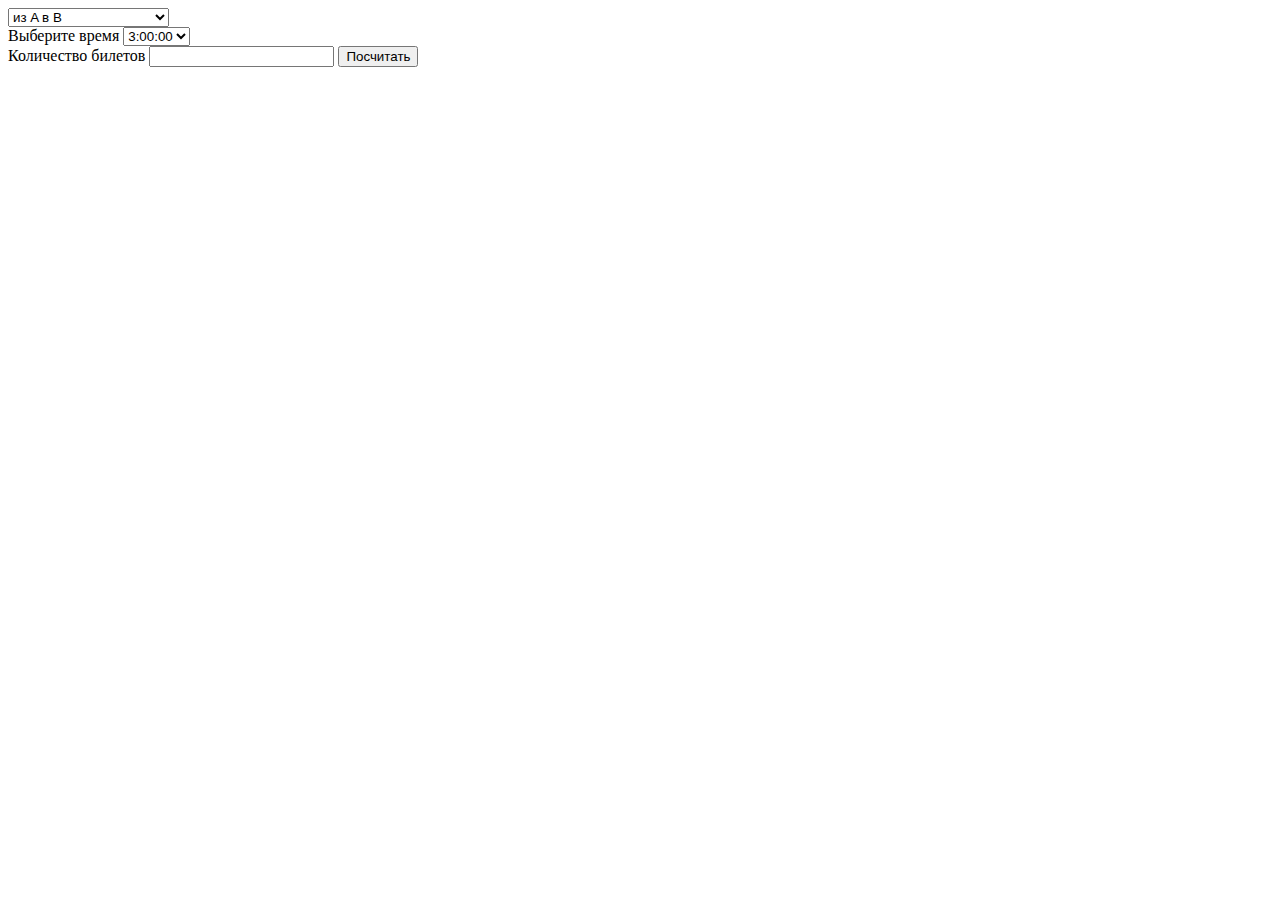
<file: js/ticket/index.html>
<!DOCTYPE html>
<html lang="en">

<head>
    <meta charset="UTF-8">
    <meta http-equiv="X-UA-Compatible" content="IE=edge">
    <meta name="viewport" content="width=device-width, initial-scale=1.0">
    <link href="https://cdn.jsdelivr.net/npm/bootstrap@5.2.2/dist/css/bootstrap.min.css" rel="stylesheet"
        integrity="sha384-Zenh87qX5JnK2Jl0vWa8Ck2rdkQ2Bzep5IDxbcnCeuOxjzrPF/et3URy9Bv1WTRi" crossorigin="anonymous">
    <title>Document</title>
    <link rel="stylesheet" href="css/style.css">
</head>

<body>
    <form id="form">
        <div class="input-group mb-3">
            <select name="route" id="route">
                <option value="из A в B" selected>из A в B</option>
                <option value="из B в A">из B в A</option>
                <option value="из A в B и обратно в А">из A в B и обратно в А</option>
            </select>
        </div>
        <div class="input-group mb-3">
            <label for="time" class="textTimeAB">Выберите время</label>
            <select name="time" id="time">
            </select>
        </div>
        <div class="input-group mb-3 container-timeBA hidden">
            <label for="timeBA" class="textTimeBA">Выберите время</label>
            <select name="timeBA" id="timeBA">
            </select>
        </div>
        <label for="num">Количество билетов</label>
        <input id="num">
        <button type="submit">Посчитать</button>
    </form>
    <p class="total"></p>
    <script src="https://cdn.jsdelivr.net/npm/bootstrap@5.2.2/dist/js/bootstrap.bundle.min.js"
        integrity="sha384-OERcA2EqjJCMA+/3y+gxIOqMEjwtxJY7qPCqsdltbNJuaOe923+mo//f6V8Qbsw3"
        crossorigin="anonymous"></script>
    <script>

        let select = document.getElementById("time"); 

        const optionsAB = [new Date('2021-08-21T18:00+03:00').toLocaleTimeString().slice(0,-3),new Date('2021-08-21T18:30+03:00').toLocaleTimeString().slice(0,-3),new Date('2021-08-21T18:45+03:00').toLocaleTimeString().slice(0,-3), new Date('2021-08-21T19:00+03:00').toLocaleTimeString().slice(0,-3), new Date('2021-08-21T19:15+03:00').toLocaleTimeString().slice(0,-3),new Date('2021-08-21T21:00+03:00').toLocaleTimeString().slice(0,-3)];
        const optionsBA = [new Date('2021-08-21T18:30+03:00').toLocaleTimeString().slice(0,-3),new Date('2021-08-21T18:45+03:00').toLocaleTimeString().slice(0,-3),new Date('2021-08-21T19:00+03:00').toLocaleTimeString().slice(0,-3),new Date('2021-08-21T19:15+03:00').toLocaleTimeString().slice(0,-3),new Date('2021-08-21T19:35+03:00').toLocaleTimeString().slice(0,-3),new Date('2021-08-21T21:50+03:00').toLocaleTimeString().slice(0,-3),new Date('2021-08-21T21:55+03:00').toLocaleTimeString().slice(0,-3)];

        let containerTimeBA = document.querySelector(".container-timeBA")
        let selectTimeAB = optionsAB
        

        for(let i = 0; i < selectTimeAB.length; i++) {
            let opt = selectTimeAB[i];
            let el = document.createElement("option");
            el.textContent = opt;
            el.value = opt;
            select.appendChild(el);
        };

        let selectTimeBA = optionsBA
        let selectBA = document.getElementById("timeBA");

        for(let i = 2; i < selectTimeBA.length; i++) {
            let opt = selectTimeBA[i];
            let el = document.createElement("option");
            el.textContent = opt;
            el.value = opt;
            selectBA.appendChild(el);
        };

        let selectTime = document.getElementById('time').value;

        let elem = document.querySelector('#route');
        elem.addEventListener('change', function() {
            document.getElementById('time').innerHTML=''
	        let selectedOption = (this.value);
            let options = optionsAB
            if (selectedOption == "из A в B и обратно в А") {
            containerTimeBA.classList.remove('hidden');
            document.querySelector('.textTimeAB').textContent = "Выберите время отправления из А в В"
            document.querySelector('.textTimeBA').textContent = "Выберите время отправления из B в A"
        } else {
            containerTimeBA.classList.add('hidden');
            document.querySelector('.textTimeAB').textContent = "Выберите время"
        }

            if(selectedOption == "из A в B") {
            options = optionsAB
        } else if (selectedOption == "из B в A") {
            options = optionsBA
        }

        for(let i = 0; i < options.length; i++) {
            let opt = options[i];
            let el = document.createElement("option");
            el.textContent = opt;
            el.value = opt;
            select.appendChild(el);
        };
        });

        let elemBA = document.querySelector('#time');
        elemBA.addEventListener('change', function() {
            document.getElementById('timeBA').innerHTML=''
            let selectedOptionAB = (this.value);
            let optionsTwo = optionsBA
            let timeDispatchAB = `2021-08-21T`+selectedOptionAB+`+05:00`
            let dateStrAB = new Date(timeDispatchAB)
            dateStrAB.setMinutes(dateStrAB.getMinutes() + 50);
            let timeArriveBA = dateStrAB.toLocaleTimeString().slice(0,-3)
        for(let i = 0; i < selectTimeBA.length; i++) {
            let opt = selectTimeBA[i];
            if(opt > timeArriveBA) {
            let el = document.createElement("option");
            el.textContent = opt;
            el.value = opt;
            selectBA.appendChild(el);
            };
        }
        })

        const form = document.getElementById("form")
        let totalParagraph = document.querySelector('.total');   
               
        form.onsubmit = function(evt) {
            evt.preventDefault();
            const route = document.getElementById("route").value;
            const time = document.getElementById("time").value; 
            const numTickets = document.getElementById("num").value;
            let timeDispatch = `2021-08-21T`+time+`+05:00`
            let dateStr = new Date(timeDispatch)
            dateStr.setMinutes(dateStr.getMinutes() + 50);
            let timeArrive = dateStr.toLocaleTimeString().slice(0,-3)

            const timeBA = document.getElementById("timeBA").value; 
            let timeBADispatch = `2021-08-21T`+timeBA+`+05:00`
            let dateStrBA = new Date(timeBADispatch)
            dateStrBA.setMinutes(dateStrBA.getMinutes() + 50);
            let timeArriveAB = dateStrBA.toLocaleTimeString().slice(0,-3)

            let price
            let travelTime
            if( route === "из A в B и обратно в А") {
                price = 1200
                travelTime = '1 час 40 минут'
            } else {
                price = 700
                travelTime = '50 минут'
                
            }
            
            const orderPrice = price * numTickets;

            if( route === "из A в B и обратно в А") {
            totalParagraph.textContent = `Вы выбрали ` + numTickets + ` билета по маршруту ` + route + ` стоимостью ` + orderPrice +`р.` + ` Это путешествие займет у вас ` + travelTime + ` Теплоход отправляется из A в `+ time +` а прибудет в B ` + timeArrive + `. Обратно теплоход отправляется из B в `+ timeBA +` а прибудет в A `+ timeArriveAB+`.`
            } else totalParagraph.textContent = `Вы выбрали ` + numTickets + ` билета по маршруту ` + route + ` стоимостью ` + orderPrice +`р.` + ` Это путешествие займет у вас ` + travelTime + ` Теплоход отправляется в `+ time +` а прибудет в ` + timeArrive + `.`
        }
    </script>
</body>

</html>
</file>
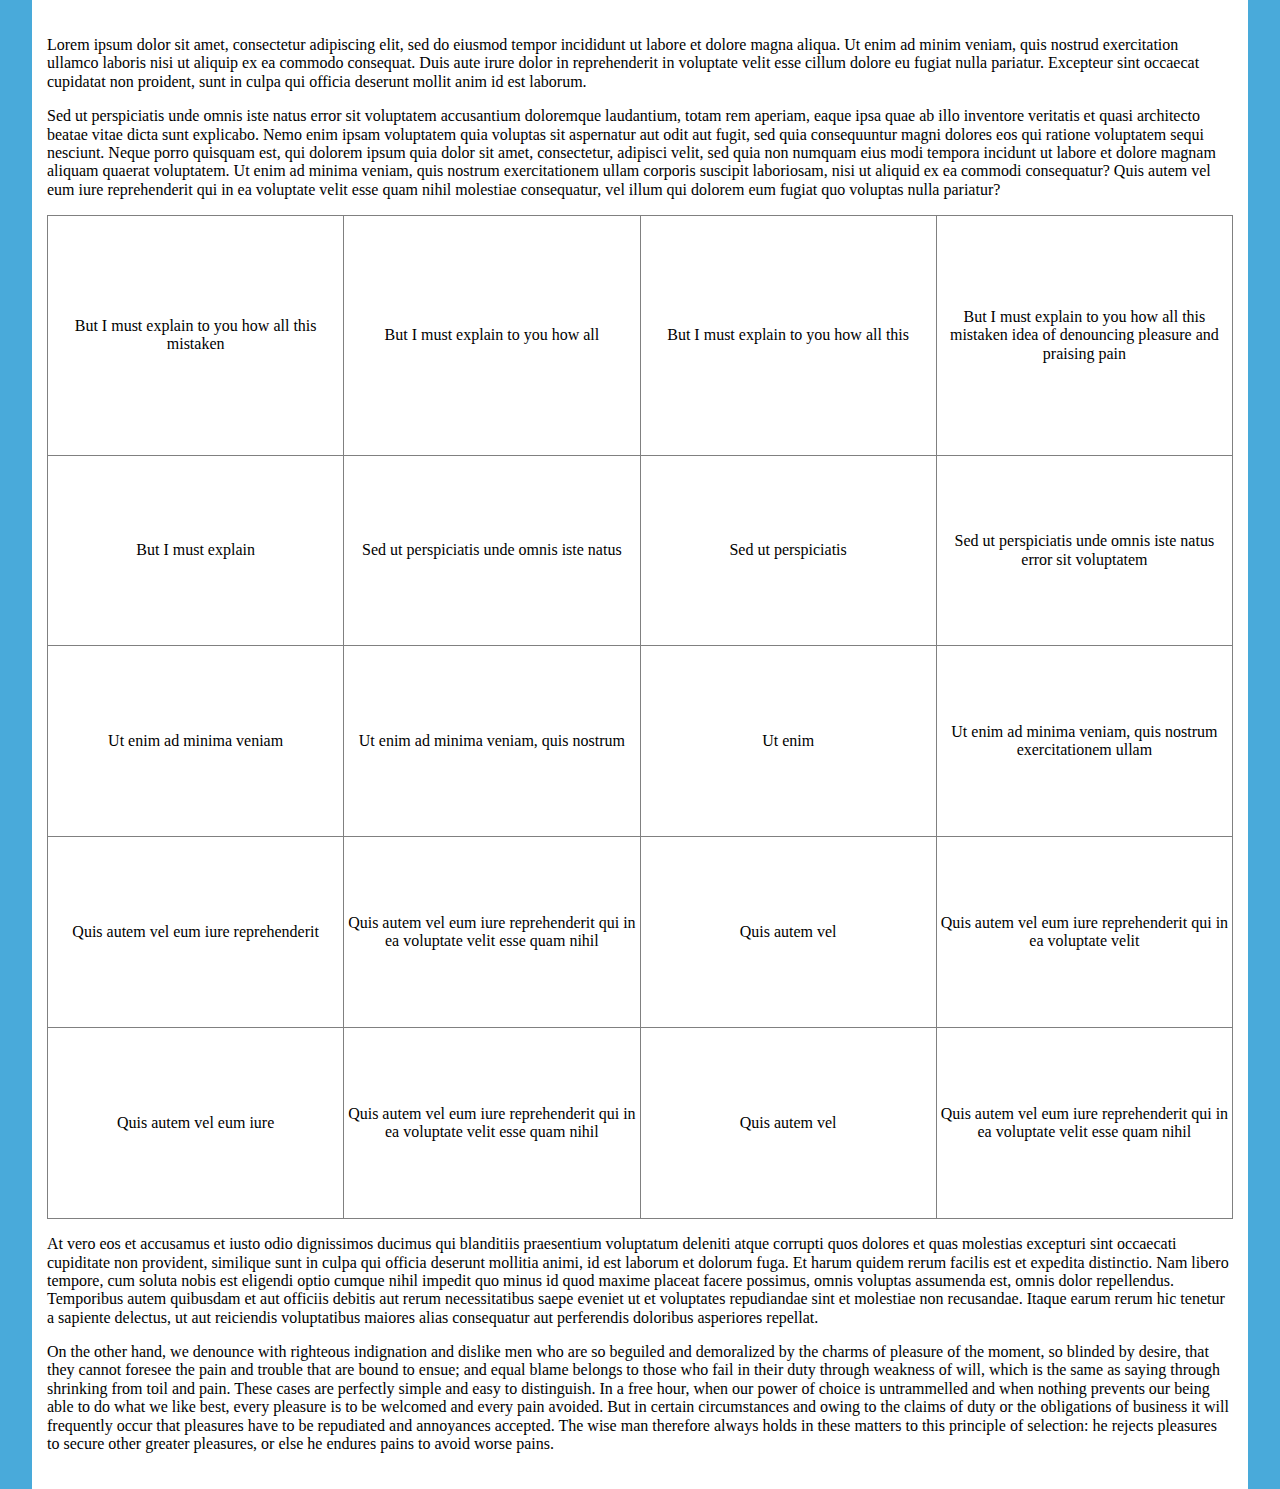
<file: Layout/task2/index.html>
<!DOCTYPE html>
<html lang="en">
<head>
    <meta charset="UTF-8">
    <meta http-equiv="X-UA-Compatible" content="IE=edge">
    <meta name="viewport" content="width=device-width, initial-scale=1.0">
    <title>Document</title>
    <link rel="stylesheet" href="style.css">
</head>
<body>
    <div class="blog">
        <p>
          Lorem ipsum dolor sit amet, consectetur adipiscing elit, sed do eiusmod tempor incididunt ut labore et dolore magna aliqua. Ut enim ad minim veniam, quis nostrud exercitation ullamco laboris nisi ut aliquip ex ea commodo consequat. Duis aute irure dolor in reprehenderit in voluptate velit esse cillum dolore eu fugiat nulla pariatur. Excepteur sint occaecat cupidatat non proident, sunt in culpa qui officia deserunt mollit anim id est laborum.
        </p>
        <p>
          Sed ut perspiciatis unde omnis iste natus error sit voluptatem accusantium doloremque laudantium, totam rem aperiam, eaque ipsa quae ab illo inventore veritatis et quasi architecto beatae vitae dicta sunt explicabo. Nemo enim ipsam voluptatem quia voluptas sit aspernatur aut odit aut fugit, sed quia consequuntur magni dolores eos qui ratione voluptatem sequi nesciunt. Neque porro quisquam est, qui dolorem ipsum quia dolor sit amet, consectetur, adipisci velit, sed quia non numquam eius modi tempora incidunt ut labore et dolore magnam aliquam quaerat voluptatem. Ut enim ad minima veniam, quis nostrum exercitationem ullam corporis suscipit laboriosam, nisi ut aliquid ex ea commodi consequatur? Quis autem vel eum iure reprehenderit qui in ea voluptate velit esse quam nihil molestiae consequatur, vel illum qui dolorem eum fugiat quo voluptas nulla pariatur?
        </p>
        <table border="1" style="border-collapse: collapse; width: 100%; height: 1004px;">
      <tbody>
      <tr style="height: 36px;">
      <td style="width: 25%; height: 36px; border-style: solid; text-align: center;"><span style="font-weight: 400;">But I must explain to you how all this mistaken</span></td>
      <td style="width: 25%; height: 36px; border-style: solid;">
      <p><span style="font-weight: 400;"></span></p>
      <p style="text-align: center;"><span style="font-weight: 400;">But I must explain to you how all</span></p>
      <p><span style="font-weight: 400;"></span></p>
      </td>
      <td style="width: 25%; height: 36px; border-style: solid; text-align: center;"><span style="font-weight: 400;">But I must explain to you how all this</span></td>
      <td style="width: 82%; height: 36px; border-style: solid; text-align: center;">
      <p><span style="font-weight: 400;"></span></p>
      <p><span style="font-weight: 400;">But I must explain to you how all this mistaken idea of denouncing pleasure and praising pain</span></p>
      <p><span style="font-weight: 400;"></span></p>
      </td>
      </tr>
      <tr style="height: 18px;">
      <td style="width: 25%; height: 18px; border-style: solid; text-align: center;"><span style="font-weight: 400;">But I must explain  </span></td>
      <td style="width: 25%; height: 18px; border-style: solid;">
      <p><span style="font-weight: 400;"></span></p>
      <p style="text-align: center;"><span style="font-weight: 400;">Sed ut perspiciatis unde omnis iste natus</span></p>
      <p><span style="font-weight: 400;"></span></p>
      </td>
      <td style="width: 25%; height: 18px; border-style: solid; text-align: center;"><span style="font-weight: 400;">Sed ut perspiciatis</span></td>
      <td style="width: 82.8017176331783%; height: 18px; border-style: solid; text-align: center;">
      <p><span style="font-weight: 400;"></span></p>
      <p><span style="font-weight: 400;">Sed ut perspiciatis unde omnis iste natus error sit voluptatem</span></p>
      <p><span style="font-weight: 400;"></span></p>
      </td>
      </tr>
      <tr style="height: 54px;">
      <td style="width: 25%; border-style: solid; height: 54px; text-align: center;"><span style="font-weight: 400;">Ut enim ad minima veniam</span></td>
      <td style="width: 25%; border-style: solid; height: 54px;">
      <p><span style="font-weight: 400;"></span></p>
      <p style="text-align: center;"><span style="font-weight: 400;">Ut enim ad minima veniam, quis nostrum</span></p>
      <p><span style="font-weight: 400;"></span></p>
      </td>
      <td style="width: 25%; border-style: solid; height: 54px; text-align: center;"><span style="font-weight: 400;">Ut enim</span></td>
      <td style="width: 82.8017176331783%; border-style: solid; height: 54px; text-align: center;">
      <p><span style="font-weight: 400;"></span></p>
      <p><span style="font-weight: 400;">Ut enim ad minima veniam, quis nostrum exercitationem ullam</span><span style="font-weight: 400;"></span></p>
      <p><span style="font-weight: 400;"></span></p>
      </td>
      </tr>
      <tr style="height: 72px;">
      <td style="width: 25%; border-style: solid; height: 72px; text-align: center;"><span style="font-weight: 400;">Quis autem vel eum iure reprehenderit</span></td>
      <td style="width: 25%; border-style: solid; height: 72px;">
      <p><span style="font-weight: 400;"></span></p>
      <p style="text-align: center;"><span style="font-weight: 400;">Quis autem vel eum iure reprehenderit qui in ea voluptate velit esse quam nihil</span></p>
      <p><span style="font-weight: 400;"></span></p>
      </td>
      <td style="width: 25%; border-style: solid; height: 72px; text-align: center;"><span style="font-weight: 400;">Quis autem vel</span></td>
      <td style="width: 82.8017176331783%; border-style: solid; height: 72px; text-align: center;"><span style="font-weight: 400;">Quis autem vel eum iure reprehenderit qui in ea voluptate velit</span></td>
      </tr>
      <tr style="height: 54px;">
      <td style="width: 25%; border-style: solid; height: 54px; text-align: center;"><span style="font-weight: 400;">Quis autem vel eum iure</span></td>
      <td style="width: 25%; border-style: solid; height: 54px;">
      <p><span style="font-weight: 400;"></span></p>
      <p style="text-align: center;"><span style="font-weight: 400;">Quis autem vel eum iure reprehenderit qui in ea voluptate velit esse quam nihil</span></p>
      <p><span style="font-weight: 400;"></span></p>
      </td>
      <td style="width: 25%; border-style: solid; height: 54px; text-align: center;"><span style="font-weight: 400;">Quis autem vel</span></td>
      <td style="width: 82.8017176331783%; border-style: solid; height: 54px; text-align: center;"><span style="font-weight: 400;">Quis autem vel eum iure reprehenderit qui in ea voluptate velit esse quam nihil</span></td>
      </tr>
      </tbody>
      </table>
       <p>At vero eos et accusamus et iusto odio dignissimos ducimus qui blanditiis praesentium voluptatum deleniti atque corrupti quos dolores et quas molestias excepturi sint occaecati cupiditate non provident, similique sunt in culpa qui officia deserunt mollitia animi, id est laborum et dolorum fuga. Et harum quidem rerum facilis est et expedita distinctio. Nam libero tempore, cum soluta nobis est eligendi optio cumque nihil impedit quo minus id quod maxime placeat facere possimus, omnis voluptas assumenda est, omnis dolor repellendus. Temporibus autem quibusdam et aut officiis debitis aut rerum necessitatibus saepe eveniet ut et voluptates repudiandae sint et molestiae non recusandae. Itaque earum rerum hic tenetur a sapiente delectus, ut aut reiciendis voluptatibus maiores alias consequatur aut perferendis doloribus asperiores repellat.</p><p>On the other hand, we denounce with righteous indignation and dislike men who are so beguiled and demoralized by the charms of pleasure of the moment, so blinded by desire, that they cannot foresee the pain and trouble that are bound to ensue; and equal blame belongs to those who fail in their duty through weakness of will, which is the same as saying through shrinking from toil and pain. These cases are perfectly simple and easy to distinguish. In a free hour, when our power of choice is untrammelled and when nothing prevents our being able to do what we like best, every pleasure is to be welcomed and every pain avoided. But in certain circumstances and owing to the claims of duty or the obligations of business it will frequently occur that pleasures have to be repudiated and annoyances accepted. The wise man therefore always holds in these matters to this principle of selection: he rejects pleasures to secure other greater pleasures, or else he endures pains to avoid worse pains.</p>
      </div>
</body>
</html>
</file>
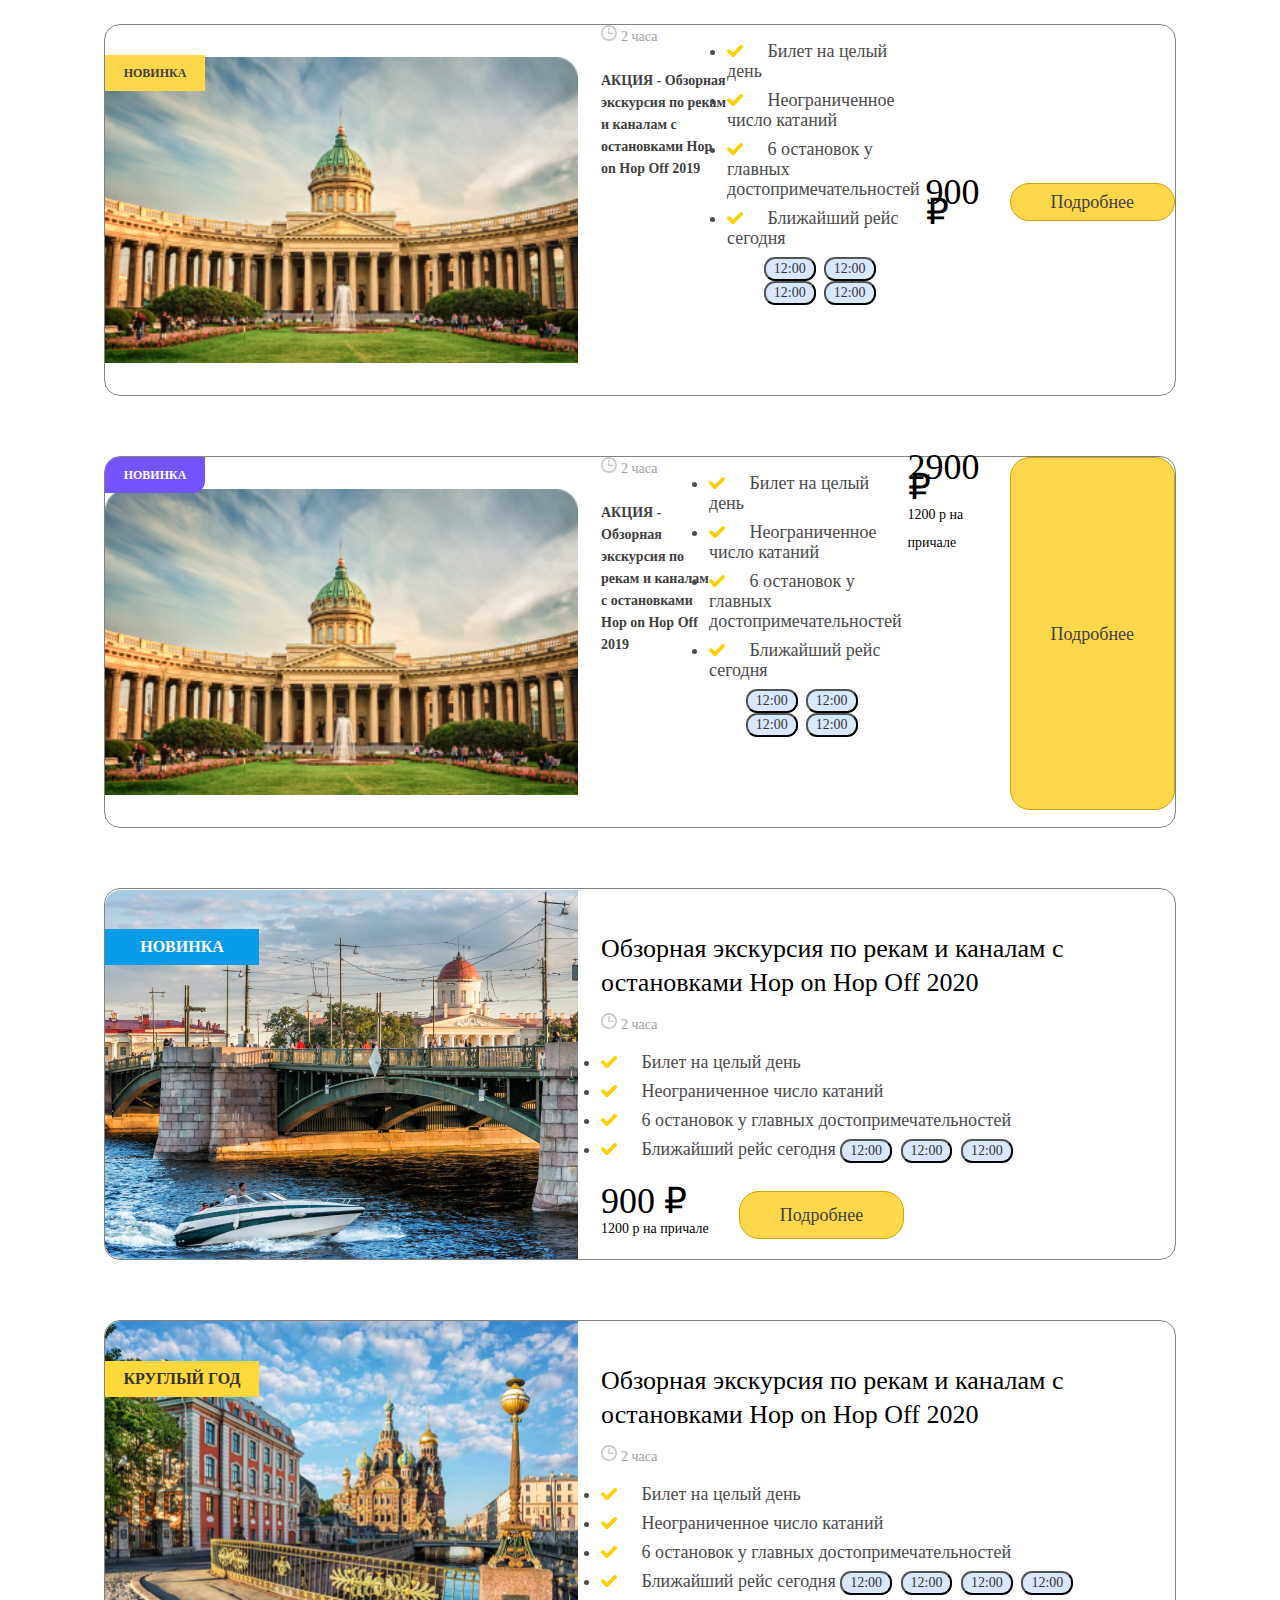
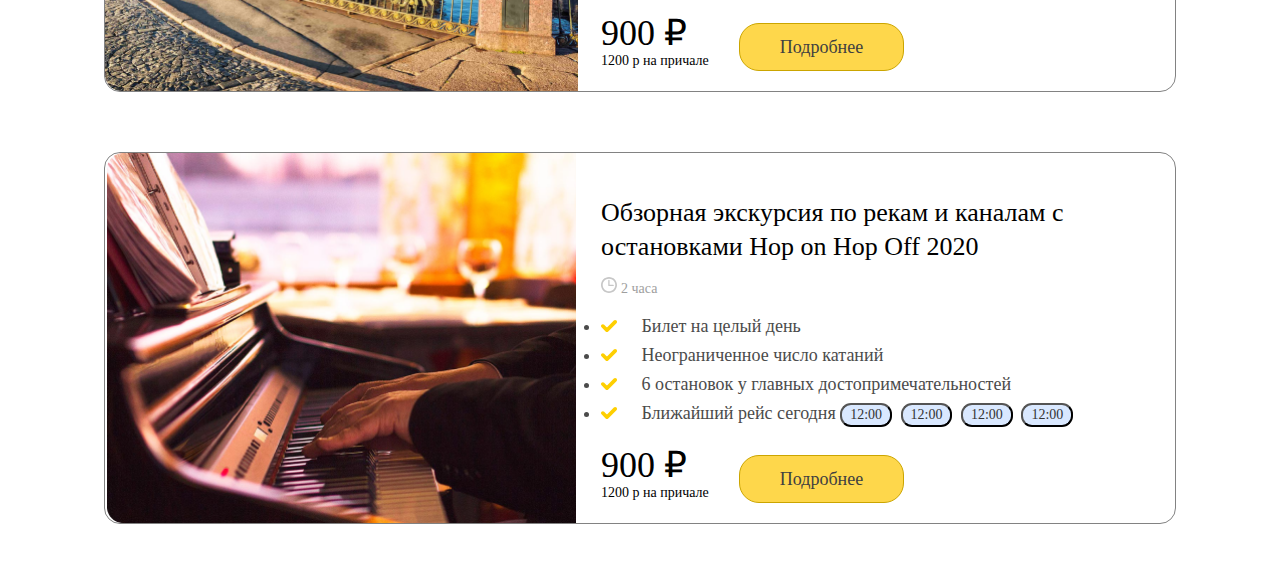
<file: Layout/layout-test-task/src/index.html>
<!DOCTYPE html>
<html lang="en">

<head>
    <meta charset="UTF-8">
    <meta http-equiv="X-UA-Compatible" content="IE=edge">
    <meta name="viewport" content="width=device-width, initial-scale=1.0">
    <link href="https://cdn.jsdelivr.net/npm/bootstrap@5.2.2/dist/css/bootstrap.min.css" rel="stylesheet"
        integrity="sha384-Zenh87qX5JnK2Jl0vWa8Ck2rdkQ2Bzep5IDxbcnCeuOxjzrPF/et3URy9Bv1WTRi" crossorigin="anonymous">
    <link rel="stylesheet" href="css/style.css">
    <title>test-task</title>
</head>

<body>
    <!-- Карточка 1 телефон -->
    <div class="card d-lg-none">
        <div class="wrapper__img-card">
            <img src="img/sankt-peterburg-piter-st-3495.png" class="card-img-top" alt="sankt-peterburg">
            <div class="new new-yellow">
                <h6 class="new__title new__title-yellow">НОВИНКА</h6>
            </div>
        </div>
        <div class="card-body pt-3">
            <div class="wrapper-logo mb-3">
                <img src="logo/Group.svg" alt="clock">
                <span class="card-body__time">2 часа</span>
            </div>
            <h5 class="card-title">АКЦИЯ - Обзорная экскурсия по рекам и каналам с остановками Hop on Hop Off 2019
            </h5>
        </div>
        <ul>
            <li class="list-group-item"><img src="logo/Vector (3).svg" alt="mark"> Билет на целый день</li>
            <li class="list-group-item"><img src="logo/Vector (3).svg" alt="mark"> Неограниченное число катаний</li>
            <li class="list-group-item"><img src="logo/Vector (3).svg" alt="mark"> 6 остановок у главных
                достопримечательностей</li>
            <li class="list-group-item"><img src="logo/Vector (3).svg" alt="mark"> Ближайший рейс сегодня</li>
            <div class="button-group">
                <button type="button" class="btn btn__time">12:00</button>
                <button type="button" class="btn btn__time">12:00</button>
                <button type="button" class="btn btn__time">12:00</button>
                <button type="button" class="btn btn__time">12:00</button>
            </div>
        </ul>
        <div class="card-body card-sell card-sell_none">
            <span class="card-body__price">900 ₽ <br><span class="card-body__price-extended"></span></span>
            <button type="button" class="btn btn__more">Подробнее</button>
        </div>
    </div>
    <!-- Карточка 2 телефон -->
    <div class="card d-lg-none">
        <div class="wrapper__img-card">
            <img src="img/sankt-peterburg-piter-st-3495.png" class="card-img-top" alt="sankt-peterburg">
            <div class="new new-blue">
                <h6 class="new__title new__title-blue">НОВИНКА</h6>
            </div>
        </div>
        <div class="card-body pt-3">
            <div class="wrapper-logo mb-3">
                <img src="logo/Group.svg" alt="clock">
                <span class="card-body__time">2 часа</span>
            </div>
            <h5 class="card-title">АКЦИЯ - Обзорная экскурсия по рекам и каналам с остановками Hop on Hop Off 2019</h5>
        </div>
        <ul>
            <li class="list-group-item"><img src="logo/Vector (3).svg" alt="mark"> Билет на целый день</li>
            <li class="list-group-item"><img src="logo/Vector (3).svg" alt="mark"> Неограниченное число катаний</li>
            <li class="list-group-item"><img src="logo/Vector (3).svg" alt="mark"> 6 остановок у главных
                достопримечательностей</li>
            <li class="list-group-item"><img src="logo/Vector (3).svg" alt="mark"> Ближайший рейс сегодня</li>
            <div class="button-group button-group-six">
                <button type="button" class="btn btn__time">12:00</button>
                <button type="button" class="btn btn__time">12:00</button>
                <button type="button" class="btn btn__time">12:00</button>
                <button type="button" class="btn btn__time">12:00</button>
            </div>
        </ul>
        <div class="card-body card-sell">
            <span class="card-body__price">2900 ₽ <br><span class="card-body__price-extended">1200 р на
                    причале</span></span>
            <button type="button" class="btn btn__more">Подробнее</button>
        </div>
    </div>
    <!-- Карточка 1 декстоп -->
    <div class="card d-none .d-sm-none .d-md-none d-lg-flex">
        <div class="wrapper__img-card">
            <img src="img/AdobeStock_168443825 1.png" class="card-img-top" alt="sankt-peterburg">
            <div class="new new-blue__dekstop">
                <h6 class="new__title new__title-blue_dekstop">НОВИНКА</h6>
            </div>
        </div>
        <div class="card-content">
            <div class="card-body pt-3">
                <h5 class="card-title-dekstop">Обзорная экскурсия по рекам и каналам
                    с остановками Hop on Hop Off 2020
                </h5>
                <div class="wrapper-logo mb-3 mb-lg-1">
                    <img src="logo/Group.svg" alt="clock">
                    <span class="card-body__time">2 часа</span>
                </div>
            </div>
            <ul>
                <li class="list-group-item mb-lg-3"><img src="logo/Vector (3).svg" alt="mark"> Билет на целый день</li>
                <li class="list-group-item mb-lg-3"><img src="logo/Vector (3).svg" alt="mark"> Неограниченное число
                    катаний</li>
                <li class="list-group-item mb-lg-3"><img src="logo/Vector (3).svg" alt="mark"> 6 остановок у главных
                    достопримечательностей</li>
                <li class="list-group-item mb-lg-3"><img src="logo/Vector (3).svg" alt="mark"> Ближайший рейс сегодня
                    <button type="button" class="btn btn__time">12:00</button>
                    <button type="button" class="btn btn__time">12:00</button>
                    <button type="button" class="btn btn__time">12:00</button>
                </li>
            </ul>
            <div class="card-sell">
                <span class="card-body__price">900 ₽ <br><span class="card-body__price-extended">1200 р на
                        причале</span></span>
                <button type="button" class="btn btn__more">Подробнее</button>
            </div>
        </div>
    </div>
    <!-- Карточка 2 декстоп -->
    <div class="card d-none .d-sm-none .d-md-none d-lg-flex">
        <div class="wrapper__img-card">
            <img src="img/ekskursii-po-spb-na-avtobuse 1.png" class="card-img-top" alt="sankt-peterburg">
            <div class="new new-yellow__dekstop">
                <h6 class="new__title new__title-yellow_dekstop">КРУГЛЫЙ ГОД</h6>
            </div>
        </div>
        <div class="card-content">
            <div class="card-body pt-3">
                <h5 class="card-title-dekstop">Обзорная экскурсия по рекам и каналам
                    с остановками Hop on Hop Off 2020
                </h5>
                <div class="wrapper-logo mb-3 mb-lg-1">
                    <img src="logo/Group.svg" alt="clock">
                    <span class="card-body__time">2 часа</span>
                </div>
            </div>
            <ul>
                <li class="list-group-item mb-lg-3"><img src="logo/Vector (3).svg" alt="mark"> Билет на целый день</li>
                <li class="list-group-item mb-lg-3"><img src="logo/Vector (3).svg" alt="mark"> Неограниченное число
                    катаний</li>
                <li class="list-group-item mb-lg-3"><img src="logo/Vector (3).svg" alt="mark"> 6 остановок у главных
                    достопримечательностей</li>
                <li class="list-group-item mb-lg-3"><img src="logo/Vector (3).svg" alt="mark"> Ближайший рейс сегодня
                    <button type="button" class="btn btn__time">12:00</button>
                    <button type="button" class="btn btn__time">12:00</button>
                    <button type="button" class="btn btn__time">12:00</button>
                    <button type="button" class="btn btn__time">12:00</button>
                </li>
            </ul>
            <div class="card-sell">
                <span class="card-body__price">900 ₽ <br><span class="card-body__price-extended">1200 р на
                        причале</span></span>
                <button type="button" class="btn btn__more">Подробнее</button>
            </div>
        </div>
    </div>
    <!-- Карточка 3 декстоп -->
    <div class="card d-none .d-sm-none .d-md-none d-lg-flex">
        <div class="wrapper__img-card">
            <img src="img/music 1.png" class="card-img-top" alt="sankt-peterburg">
        </div>
        <div class="card-content">
            <div class="card-body pt-3">
                <h5 class="card-title-dekstop">Обзорная экскурсия по рекам и каналам
                    с остановками Hop on Hop Off 2020
                </h5>
                <div class="wrapper-logo mb-3 mb-lg-1">
                    <img src="logo/Group.svg" alt="clock">
                    <span class="card-body__time">2 часа</span>
                </div>
            </div>
            <ul>
                <li class="list-group-item mb-lg-3"><img src="logo/Vector (3).svg" alt="mark"> Билет на целый день</li>
                <li class="list-group-item mb-lg-3"><img src="logo/Vector (3).svg" alt="mark"> Неограниченное число
                    катаний</li>
                <li class="list-group-item mb-lg-3"><img src="logo/Vector (3).svg" alt="mark"> 6 остановок у главных
                    достопримечательностей</li>
                <li class="list-group-item mb-lg-3"><img src="logo/Vector (3).svg" alt="mark"> Ближайший рейс сегодня
                    <button type="button" class="btn btn__time">12:00</button>
                    <button type="button" class="btn btn__time">12:00</button>
                    <button type="button" class="btn btn__time">12:00</button>
                    <button type="button" class="btn btn__time">12:00</button>
                </li>
            </ul>
            <div class="card-sell">
                <span class="card-body__price">900 ₽ <br><span class="card-body__price-extended">1200 р на
                        причале</span></span>
                <button type="button" class="btn btn__more">Подробнее</button>
            </div>
        </div>
    </div>
    <script src="https://cdn.jsdelivr.net/npm/bootstrap@5.2.2/dist/js/bootstrap.bundle.min.js"
        integrity="sha384-OERcA2EqjJCMA+/3y+gxIOqMEjwtxJY7qPCqsdltbNJuaOe923+mo//f6V8Qbsw3"
        crossorigin="anonymous"></script>
    <script>
        const textNone = document.querySelector('.card-body__price-extended')
        const cardSell = document.querySelector('.card-sell_none')
        if (textNone.textContent == "") {
            cardSell.classList.add('card-body__price-extended_none');
        }
    </script>
</body>

</html>
</file>
<file: js/ticket/css/style.css>
.hidden {
    display: none;
}
</file>
<file: Layout/layout-test-task/src/css/style.css>
.card {
  border: 0.3px solid #828282;
  border-radius: 16px;
  margin: 1.5rem auto;
  width: 22rem;
  height: 600px;
}
.card ul {
  padding: 0;
  padding-left: 13px;
}
.card ul img {
  padding-right: 20px;
}

.card-body {
  padding-left: 12px;
}
.card-body__time {
  font-family: "Open Sans";
  font-style: normal;
  font-weight: 400;
  font-size: 12px;
  line-height: 20px;
  color: #9E9E9E;
}
.card-body__price {
  font-family: "Open Sans";
  font-style: normal;
  font-weight: 400;
  font-size: 30px;
  line-height: 20px;
  margin-right: 30px;
}
.card-body__price-extended {
  font-family: "Open Sans";
  font-style: normal;
  font-weight: 400;
  font-size: 10px;
  line-height: 20px;
}

.card-title {
  font-family: "Open Sans";
  font-style: normal;
  font-weight: 600;
  font-size: 14px;
  line-height: 22px;
  color: #404040;
}

.list-group-item {
  font-family: "Open Sans";
  font-style: normal;
  font-weight: 400;
  font-size: 14px;
  line-height: 20px;
  color: #4B4B4B;
  margin-bottom: 9px;
}

.btn__time {
  background: #D9E8FF;
  border-radius: 11px;
  font-family: "Open Sans";
  font-style: normal;
  font-weight: 400;
  font-size: 14px;
  line-height: 20px;
  color: #343434;
  padding: 0 0.5rem;
  margin-right: 4px;
}
.btn__time:hover {
  background: #6BA6FF;
  box-shadow: 0px 2px 4px rgba(0, 0, 0, 0.25);
}

.btn__more {
  background: #FED74B;
  border: 0.5px solid #CBA500;
  border-radius: 20px;
  font-family: "Open Sans";
  font-style: normal;
  font-weight: 400;
  font-size: 14px;
  line-height: 20px;
  color: #404040;
  padding: 0.5rem 2.5rem;
}
.btn__more:hover {
  background: #FED74B;
}

.card-sell {
  display: flex;
  flex-direction: row;
  justify-content: space-evenly;
}

.button-group {
  padding-left: 2.3rem;
}

.wrapper__img-card {
  position: relative;
}

.new {
  width: 100px;
  text-align: center;
  position: absolute;
}

.new-yellow {
  background: #FED74B;
  border-radius: 0px;
  top: 30px;
  left: 0;
}

.new__title {
  font-family: "Open Sans";
  font-style: normal;
  font-weight: 600;
  font-size: 12px;
  line-height: 20px;
  margin: auto;
  padding: 0.5rem;
}

.new__title-yellow {
  color: #3E3E3E;
}

.new-blue {
  background: #7553FF;
  border-radius: 15px 0px 12px;
  top: 0;
}

.new__title-blue {
  color: #FFFFFF;
}

@media (min-width: 992px) {
  .card {
    width: 1070px;
    height: 370px;
    display: flex;
    flex-direction: row;
    margin-bottom: 60px;
  }
  .card ul {
    padding: 0;
    margin-bottom: 28px;
  }
  .card-body {
    padding: 0;
    margin-bottom: 17px;
  }
  .card-img-top {
    height: 100%;
    width: 473px;
    border-radius: 16px 0px 0px 16px;
    -o-object-fit: contain;
       object-fit: contain;
    margin-right: 23px;
  }
  .card-body__time {
    font-size: 14px;
    line-height: 20px;
  }
  .card-title-dekstop {
    font-family: "Open Sans";
    font-style: normal;
    font-weight: 400;
    font-size: 26px;
    line-height: 34px;
    margin-bottom: 13px;
  }
  .list-group-item {
    margin-right: 6px;
    font-size: 18px;
    line-height: 20px;
  }
  .card-sell {
    justify-content: flex-start;
  }
  .btn__more {
    font-size: 18px;
  }
  .card-body__price {
    font-size: 36px;
  }
  .card-body__price-extended {
    font-size: 14px;
  }
  .new-blue__dekstop {
    top: 40px;
    background: #099CE8;
    border-radius: 0px;
    width: 154px;
  }
  .new__title-blue_dekstop {
    border-radius: 0px;
    font-family: "Open Sans";
    font-style: normal;
    font-weight: 600;
    font-size: 16px;
    line-height: 20px;
    color: #FFFFFF;
  }
  .new-yellow__dekstop {
    top: 40px;
    background: #FFD83B;
    border-radius: 0px;
    width: 154px;
  }
  .new__title-yellow_dekstop {
    border-radius: 0px;
    font-family: "Open Sans";
    font-style: normal;
    font-weight: 600;
    font-size: 16px;
    line-height: 20px;
    color: #323232;
  }
}
.card-body__price-extended_none {
  align-items: center;
}/*# sourceMappingURL=style.css.map */
</file>
<file: Layout/task2/style.css>
/*! normalize.css v8.0.1 | MIT License | github.com/necolas/normalize.css */

/* Document
   ========================================================================== */

/**
 * 1. Correct the line height in all browsers.
 * 2. Prevent adjustments of font size after orientation changes in iOS.
 */
* {
    box-sizing: border-box;
}

 html {
    line-height: 1.15; /* 1 */
    -webkit-text-size-adjust: 100%; /* 2 */
  }
  
  /* Sections
     ========================================================================== */
  
  /**
   * Remove the margin in all browsers.
   */
  
  body {
    margin: 0;
  }
  
  /**
   * Render the `main` element consistently in IE.
   */
  
  main {
    display: block;
  }
  
  /**
   * Correct the font size and margin on `h1` elements within `section` and
   * `article` contexts in Chrome, Firefox, and Safari.
   */
  
  h1 {
    font-size: 2em;
    margin: 0.67em 0;
  }
  
  /* Grouping content
     ========================================================================== */
  
  /**
   * 1. Add the correct box sizing in Firefox.
   * 2. Show the overflow in Edge and IE.
   */
  
  hr {
    box-sizing: content-box; /* 1 */
    height: 0; /* 1 */
    overflow: visible; /* 2 */
  }
  
  /**
   * 1. Correct the inheritance and scaling of font size in all browsers.
   * 2. Correct the odd `em` font sizing in all browsers.
   */
  
  pre {
    font-family: monospace, monospace; /* 1 */
    font-size: 1em; /* 2 */
  }
  
  /* Text-level semantics
     ========================================================================== */
  
  /**
   * Remove the gray background on active links in IE 10.
   */
  
  a {
    background-color: transparent;
  }
  
  /**
   * 1. Remove the bottom border in Chrome 57-
   * 2. Add the correct text decoration in Chrome, Edge, IE, Opera, and Safari.
   */
  
  abbr[title] {
    border-bottom: none; /* 1 */
    text-decoration: underline; /* 2 */
    text-decoration: underline dotted; /* 2 */
  }
  
  /**
   * Add the correct font weight in Chrome, Edge, and Safari.
   */
  
  b,
  strong {
    font-weight: bolder;
  }
  
  /**
   * 1. Correct the inheritance and scaling of font size in all browsers.
   * 2. Correct the odd `em` font sizing in all browsers.
   */
  
  code,
  kbd,
  samp {
    font-family: monospace, monospace; /* 1 */
    font-size: 1em; /* 2 */
  }
  
  /**
   * Add the correct font size in all browsers.
   */
  
  small {
    font-size: 80%;
  }
  
  /**
   * Prevent `sub` and `sup` elements from affecting the line height in
   * all browsers.
   */
  
  sub,
  sup {
    font-size: 75%;
    line-height: 0;
    position: relative;
    vertical-align: baseline;
  }
  
  sub {
    bottom: -0.25em;
  }
  
  sup {
    top: -0.5em;
  }
  
  /* Embedded content
     ========================================================================== */
  
  /**
   * Remove the border on images inside links in IE 10.
   */
  
  img {
    border-style: none;
  }
  
  /* Forms
     ========================================================================== */
  
  /**
   * 1. Change the font styles in all browsers.
   * 2. Remove the margin in Firefox and Safari.
   */
  
  button,
  input,
  optgroup,
  select,
  textarea {
    font-family: inherit; /* 1 */
    font-size: 100%; /* 1 */
    line-height: 1.15; /* 1 */
    margin: 0; /* 2 */
  }
  
  /**
   * Show the overflow in IE.
   * 1. Show the overflow in Edge.
   */
  
  button,
  input { /* 1 */
    overflow: visible;
  }
  
  /**
   * Remove the inheritance of text transform in Edge, Firefox, and IE.
   * 1. Remove the inheritance of text transform in Firefox.
   */
  
  button,
  select { /* 1 */
    text-transform: none;
  }
  
  /**
   * Correct the inability to style clickable types in iOS and Safari.
   */
  
  button,
  [type="button"],
  [type="reset"],
  [type="submit"] {
    -webkit-appearance: button;
  }
  
  /**
   * Remove the inner border and padding in Firefox.
   */
  
  button::-moz-focus-inner,
  [type="button"]::-moz-focus-inner,
  [type="reset"]::-moz-focus-inner,
  [type="submit"]::-moz-focus-inner {
    border-style: none;
    padding: 0;
  }
  
  /**
   * Restore the focus styles unset by the previous rule.
   */
  
  button:-moz-focusring,
  [type="button"]:-moz-focusring,
  [type="reset"]:-moz-focusring,
  [type="submit"]:-moz-focusring {
    outline: 1px dotted ButtonText;
  }
  
  /**
   * Correct the padding in Firefox.
   */
  
  fieldset {
    padding: 0.35em 0.75em 0.625em;
  }
  
  /**
   * 1. Correct the text wrapping in Edge and IE.
   * 2. Correct the color inheritance from `fieldset` elements in IE.
   * 3. Remove the padding so developers are not caught out when they zero out
   *    `fieldset` elements in all browsers.
   */
  
  legend {
    box-sizing: border-box; /* 1 */
    color: inherit; /* 2 */
    display: table; /* 1 */
    max-width: 100%; /* 1 */
    padding: 0; /* 3 */
    white-space: normal; /* 1 */
  }
  
  /**
   * Add the correct vertical alignment in Chrome, Firefox, and Opera.
   */
  
  progress {
    vertical-align: baseline;
  }
  
  /**
   * Remove the default vertical scrollbar in IE 10+.
   */
  
  textarea {
    overflow: auto;
  }
  
  /**
   * 1. Add the correct box sizing in IE 10.
   * 2. Remove the padding in IE 10.
   */
  
  [type="checkbox"],
  [type="radio"] {
    box-sizing: border-box; /* 1 */
    padding: 0; /* 2 */
  }
  
  /**
   * Correct the cursor style of increment and decrement buttons in Chrome.
   */
  
  [type="number"]::-webkit-inner-spin-button,
  [type="number"]::-webkit-outer-spin-button {
    height: auto;
  }
  
  /**
   * 1. Correct the odd appearance in Chrome and Safari.
   * 2. Correct the outline style in Safari.
   */
  
  [type="search"] {
    -webkit-appearance: textfield; /* 1 */
    outline-offset: -2px; /* 2 */
  }
  
  /**
   * Remove the inner padding in Chrome and Safari on macOS.
   */
  
  [type="search"]::-webkit-search-decoration {
    -webkit-appearance: none;
  }
  
  /**
   * 1. Correct the inability to style clickable types in iOS and Safari.
   * 2. Change font properties to `inherit` in Safari.
   */
  
  ::-webkit-file-upload-button {
    -webkit-appearance: button; /* 1 */
    font: inherit; /* 2 */
  }
  
  /* Interactive
     ========================================================================== */
  
  /*
   * Add the correct display in Edge, IE 10+, and Firefox.
   */
  
  details {
    display: block;
  }
  
  /*
   * Add the correct display in all browsers.
   */
  
  summary {
    display: list-item;
  }
  
  /* Misc
     ========================================================================== */
  
  /**
   * Add the correct display in IE 10+.
   */
  
  template {
    display: none;
  }
  
  /**
   * Add the correct display in IE 10.
   */
  
  [hidden] {
    display: none;
  }
  
  html{
    background-color: #49aada;
  }
  
  .blog{
    position: relative;
    margin: 0 auto;
    padding: 20px 15px;
    max-width:95%;
    background-color: #fff;
  }
</file>
